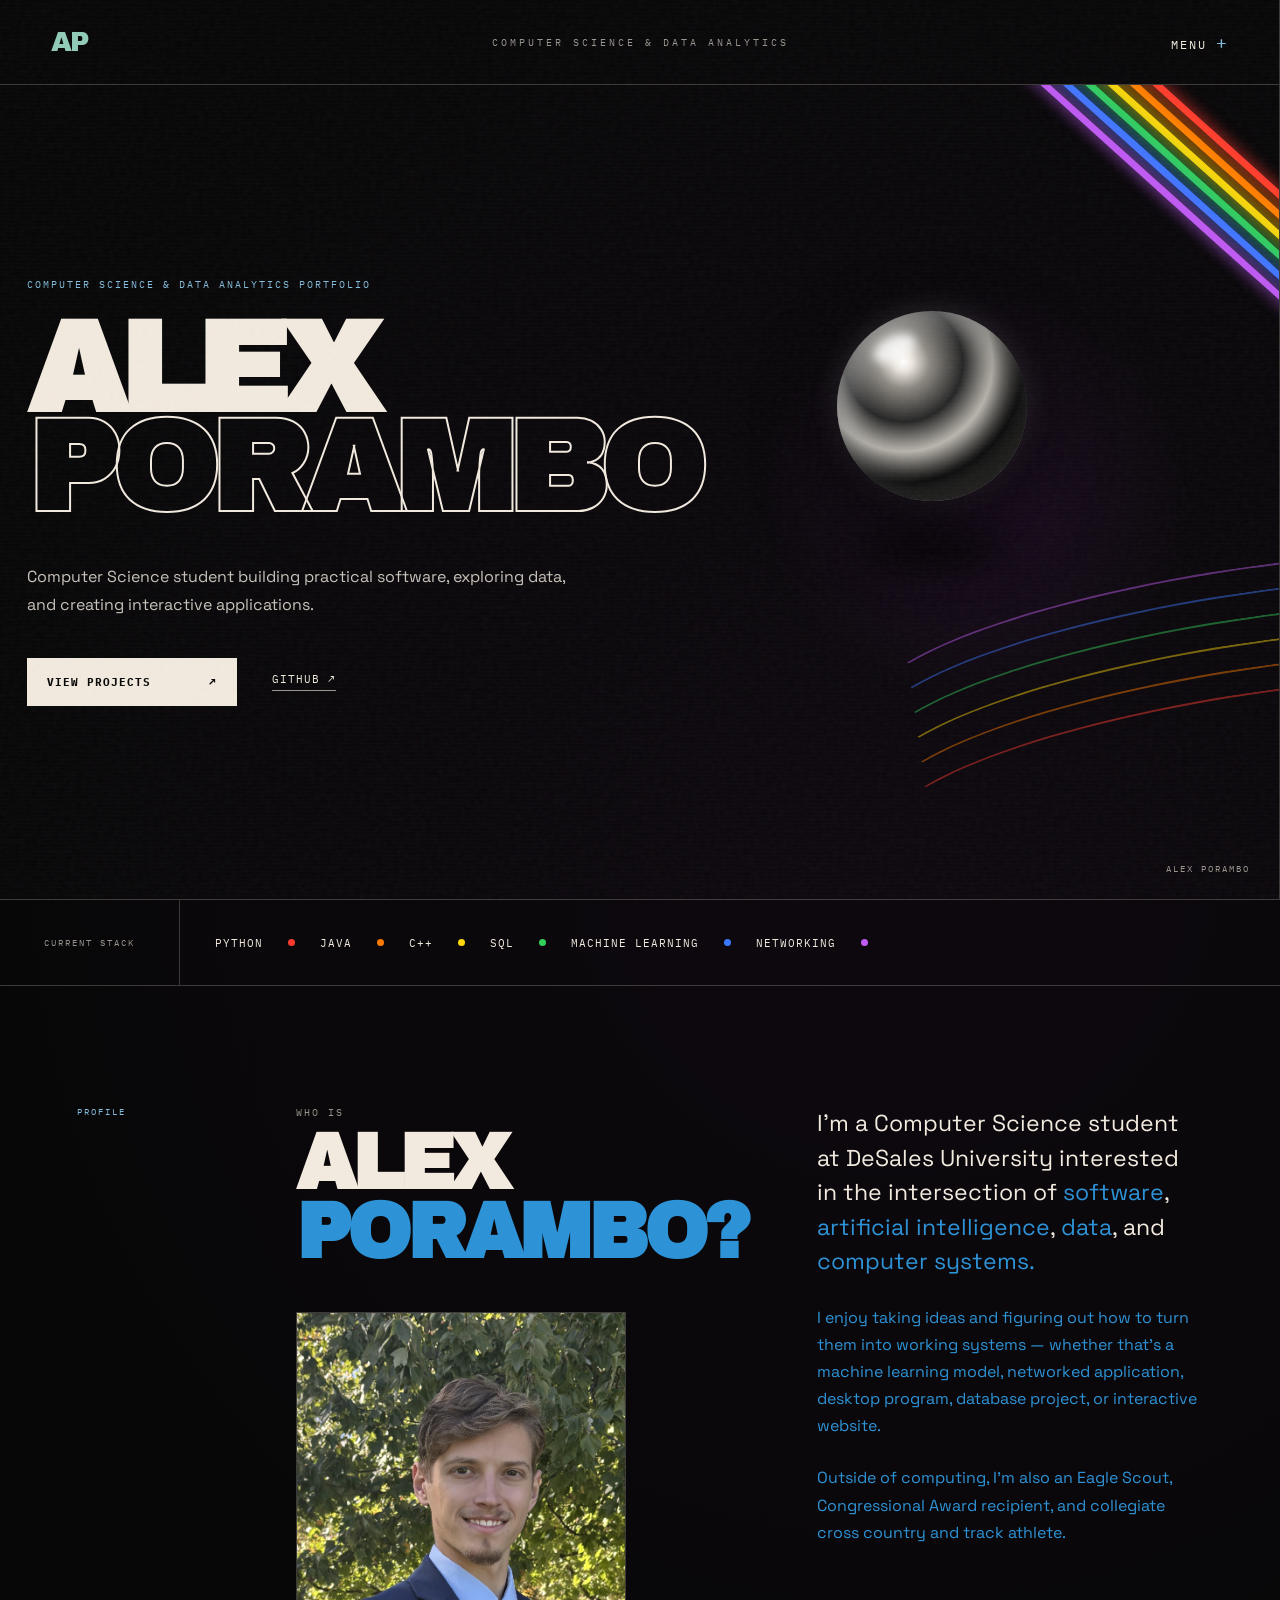
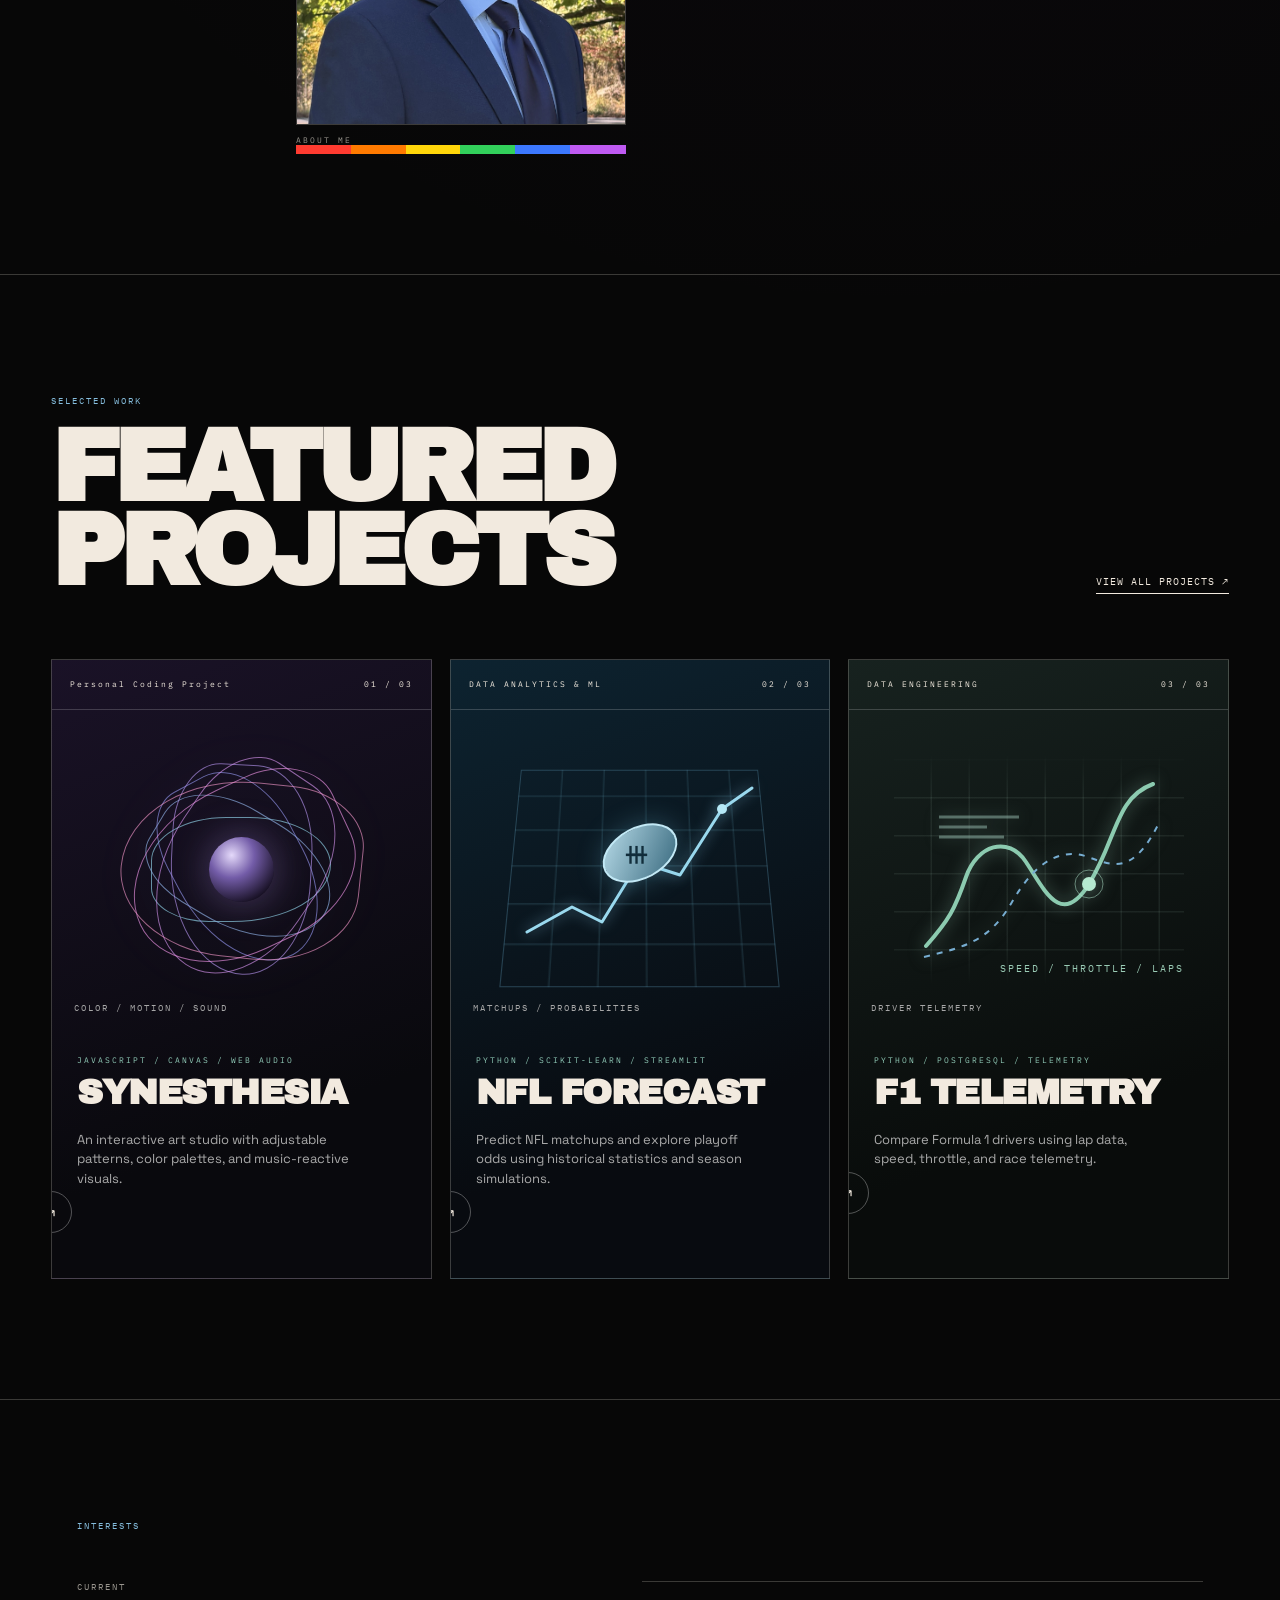
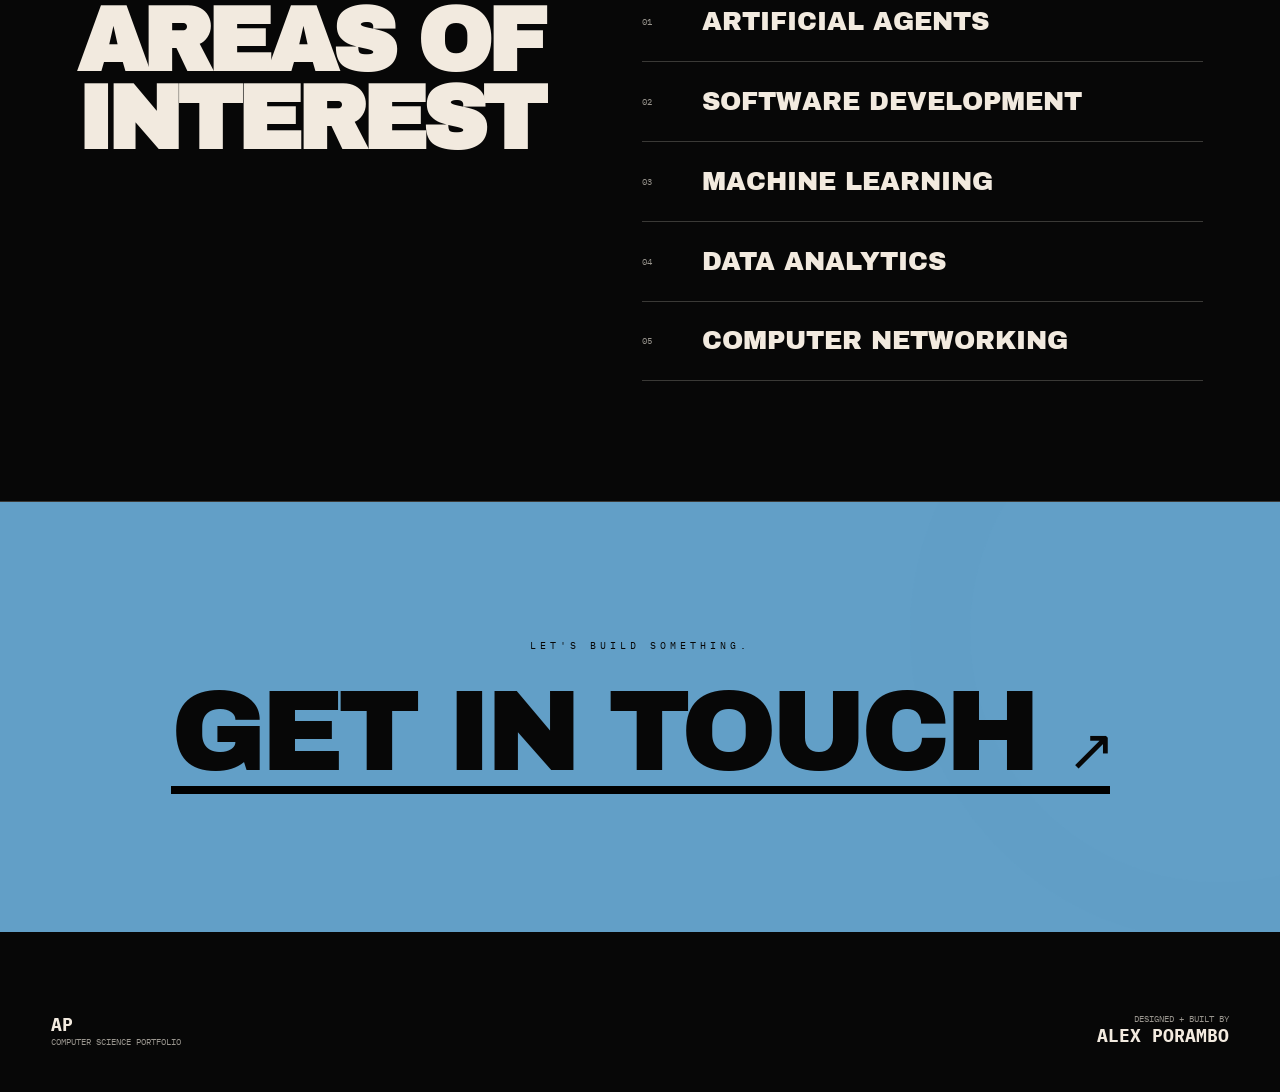
<file: index.html>
<!DOCTYPE html>
<html lang="en">

<head>
    <meta charset="UTF-8">
    <meta name="viewport" content="width=device-width, initial-scale=1.0">

    <title>Alex Porambo' Portfolio</title>

    <meta
        name="description"
        content="Portfolio of Alex Porambo — Computer Science student interested in software development, AI, machine learning, data analytics, and networking."
    >

    <link rel="stylesheet" href="stylesheet.css">
</head>

<body>

    <!-- Decorative screen effects -->
    <div class="noise"></div>
    <div class="scanlines"></div>

    <!-- =========================
         SIDE NAVIGATION
    ========================== -->
    <nav id="mySidenav" class="sidenav">

        <button class="closebtn" onclick="closeNav()" aria-label="Close navigation">
            ×
        </button>

        <div class="nav-small-text">NAVIGATION</div>

        <a href="index.html" class="nav-link red">
            <span>01</span>
            ABOUT
        </a>

        <a href="projects.html" class="nav-link green">
            <span>02</span>
            PROJECTS
        </a>

        <a href="contact.html" class="nav-link blue">
            <span>03</span>
            CONTACT
        </a>

        <div class="nav-footer">
            <p>PORTFOLIO</p>
        </div>

    </nav>


    <!-- =========================
         MAIN PAGE
    ========================== -->
    <main id="main">

        <!-- HEADER -->
        <header class="topbar">

            <a href="index.html" class="logo">
                <span class="logo-ap">AP</span>
            </a>

            <div class="topbar-center">
                COMPUTER SCIENCE & DATA ANALYTICS
            </div>

            <button class="menu-button" onclick="openNav()">
                MENU <span>+</span>
            </button>

        </header>


        <!-- =========================
             HERO
        ========================== -->
        <section class="hero">

            <div class="hero-copy">

                <p class="eyebrow">
                    COMPUTER SCIENCE & DATA ANALYTICS PORTFOLIO
                </p>

                <h1>
                    <span>ALEX</span>
                    <span>PORAMBO</span>
                </h1>

                <p class="hero-description">
                    Computer Science student building practical software, exploring data, and creating interactive applications.
                </p>

                <div class="hero-buttons">

                    <a href="projects.html" class="retro-button">
                        VIEW PROJECTS
                        <span>↗</span>
                    </a>

                    
                    <a href="https://github.com/AlexPorambo" target="_blank" rel="noopener noreferrer" class="text-button">
                        GITHUB ↗
                    </a>

                </div>

            </div>


            <!-- =========================
                 RETRO GRAPHIC
            ========================== -->
            <div class="hero-art" aria-hidden="true">

                <div class="rainbow-lines">
                    <div class="beam beam-red"></div>
                    <div class="beam beam-orange"></div>
                    <div class="beam beam-yellow"></div>
                    <div class="beam beam-green"></div>
                    <div class="beam beam-blue"></div>
                    <div class="beam beam-purple"></div>
                </div>

                <div class="orb-wrapper">
                    <div class="orb"></div>
                    <div class="orb-shadow"></div>
                </div>

                <div class="output-lines">
                    <span></span>
                    <span></span>
                    <span></span>
                    <span></span>
                    <span></span>
                    <span></span>
                </div>

                <p class="graphic-code">
                    ALEX PORAMBO
                </p>

            </div>

        </section>


        <!-- TECH STRIP -->
        <section class="tech-strip">

            <div class="strip-label">
                CURRENT STACK
            </div>

            <div class="ticker">

                <span>PYTHON</span>
                <span class="dot red-dot"></span>

                <span>JAVA</span>
                <span class="dot orange-dot"></span>

                <span>C++</span>
                <span class="dot yellow-dot"></span>

                <span>SQL</span>
                <span class="dot green-dot"></span>

                <span>MACHINE LEARNING</span>
                <span class="dot blue-dot"></span>

                <span>NETWORKING</span>
                <span class="dot purple-dot"></span>

            </div>

        </section>


        <!-- =========================
             ABOUT
        ========================== -->
        <section class="about-section">

            <div class="section-number">
                PROFILE
            </div>

            <div class="about-title">
                <p>WHO IS</p>

                <h2>
                    ALEX
                    <span>PORAMBO?</span>
                </h2>

                <div class="profile-image-wrapper">
                    <img
                        src="pictures/profile_pic2.jpg"
                        alt="Alex Porambo"
                        class="profile-image"
                    >

                    <span class="profile-label">
                        ABOUT ME
                    </span>
                </div>
            </div>


            <div class="about-content">

                <p class="large-about">
                    I'm a Computer Science student at DeSales University
                    interested in the intersection of
                    <span>software</span>,
                    <span>artificial intelligence</span>,
                    <span>data</span>, and
                    <span>computer systems.</span>
                </p>

                <p>
                    I enjoy taking ideas and figuring out how to turn them
                    into working systems — whether that's a machine learning
                    model, networked application, desktop program, database
                    project, or interactive website.
                </p>

                <p>
                    Outside of computing, I'm also an Eagle Scout, Congressional Award recipient, and collegiate cross country
                    and track athlete.
                </p>

            </div>

        </section>


        <!-- =========================
             FEATURED PROJECTS
        ========================== -->
        <section class="featured-section">

            <div class="section-header">

                <div>
                    <p class="section-number">SELECTED WORK</p>
                    <h2>FEATURED<br>PROJECTS</h2>
                </div>

                <a href="projects.html" class="view-all">
                    VIEW ALL PROJECTS ↗
                </a>

            </div>


            <div class="project-grid">
<a href="projects.html#synesthesia" class="project-card synesthesia-card" aria-label="Read about SYNESTHESIA">
<div class="project-top"><span>Personal Coding Project</span><span>01 / 03</span></div>
<div class="project-visual new-project-visual"><div class="syn-art" aria-hidden="true"><i style="--w:180px;--h:105px;--hue:195;--rot:0deg;--dur:7s"></i><i style="--w:190px;--h:117px;--hue:217;--rot:31deg;--dur:8s"></i><i style="--w:200px;--h:129px;--hue:239;--rot:62deg;--dur:9s"></i><i style="--w:210px;--h:141px;--hue:261;--rot:93deg;--dur:10s"></i><i style="--w:220px;--h:153px;--hue:283;--rot:124deg;--dur:11s"></i><i style="--w:230px;--h:165px;--hue:305;--rot:155deg;--dur:12s"></i><i style="--w:240px;--h:177px;--hue:327;--rot:186deg;--dur:13s"></i><div class="syn-core"></div></div><span class="visual-caption">COLOR / MOTION / SOUND</span></div>

<div class="project-info"><p>JAVASCRIPT / CANVAS / WEB AUDIO</p><h3>SYNESTHESIA</h3><span class="project-description">An interactive art studio with adjustable patterns, color palettes, and music-reactive visuals.</span></div><div class="project-arrow">↗</div></a>
<a href="projects.html#nfl" class="project-card nfl-card" aria-label="Read about NFL FORECAST">
<div class="project-top"><span>DATA ANALYTICS & ML</span><span>02 / 03</span></div>
<div class="project-visual new-project-visual"><div class="nfl-art" aria-hidden="true"><svg class="nfl-path" viewBox="0 0 245 215"><path d="M10 170 L55 145 L85 160 L122 100 L163 113 L205 47 L235 26" stroke="#9ad9ee" stroke-width="3" fill="none" stroke-linecap="round" stroke-linejoin="round"/><circle cx="205" cy="47" r="5" fill="#b5e8f6"/><circle cx="122" cy="100" r="4" fill="#b5e8f6"/></svg><div class="nfl-ball"></div></div><span class="visual-caption">MATCHUPS / PROBABILITIES</span></div>

<div class="project-info"><p>PYTHON / SCIKIT-LEARN / STREAMLIT</p><h3>NFL FORECAST</h3><span class="project-description">Predict NFL matchups and explore playoff odds using historical statistics and season simulations.</span></div><div class="project-arrow">↗</div></a>
<a href="projects.html#f1" class="project-card f1-card" aria-label="Read about F1 TELEMETRY">
<div class="project-top"><span>DATA ENGINEERING</span><span>03 / 03</span></div>
<div class="project-visual new-project-visual"><div class="f1-art" aria-hidden="true"><svg viewBox="0 0 290 235" fill="none"><path d="M32 194 C55 168 61 157 72 125 S114 83 132 110 S167 177 195 132 S221 46 259 32" stroke="#8ccbb0" stroke-width="4" stroke-linecap="round"/><path d="M30 205 C70 195 95 190 118 150 S167 95 194 105 S240 122 266 69" stroke="#77add1" stroke-width="2" stroke-dasharray="6 7"/><circle cx="195" cy="132" r="7" fill="#b6ead1"/><circle cx="195" cy="132" r="14" stroke="#b6ead1" opacity=".5"/><path d="M45 65 h80 M45 75 h48 M45 85 h65" stroke="#a6cfc0" opacity=".45" stroke-width="3"/></svg><span class="f1-speed">SPEED / THROTTLE / LAPS</span></div><span class="visual-caption">DRIVER TELEMETRY</span></div>

<div class="project-info"><p>PYTHON / POSTGRESQL / TELEMETRY</p><h3>F1 TELEMETRY</h3><span class="project-description">Compare Formula 1 drivers using lap data, speed, throttle, and race telemetry.</span></div><div class="project-arrow">↗</div></a>

            </div>

        </section>


        <!-- =========================
             INTERESTS / SYSTEM
        ========================== -->
        <section class="system-section">

            <div class="section-number">
                INTERESTS
            </div>

            <div class="system-layout">

                <div class="system-title">

                    <p>CURRENT</p>
                    <h2>AREAS OF<br>INTEREST</h2>

                </div>

                <div class="interest-list">

                    <div class="interest-row">
                        <span>01</span>
                        <p>ARTIFICIAL AGENTS</p>
                    </div>

                    <div class="interest-row">
                        <span>02</span>
                        <p>SOFTWARE DEVELOPMENT</p>
                    </div>

                    <div class="interest-row">
                        <span>03</span>
                        <p>MACHINE LEARNING</p>
                    </div>

                    <div class="interest-row">
                        <span>04</span>
                        <p>DATA ANALYTICS</p>
                    </div>

                    <div class="interest-row">
                        <span>05</span>
                        <p>COMPUTER NETWORKING</p>
                    </div>

                </div>

            </div>

        </section>


        <!-- =========================
             CONTACT CTA
        ========================== -->
        <section class="contact-banner">

            <p>LET'S BUILD SOMETHING.</p>

            <a href="contact.html">
                GET IN TOUCH
                <span>↗</span>
            </a>

        </section>


        <!-- FOOTER -->
        <footer>

            <div>
                <strong>AP</strong>
                <p>COMPUTER SCIENCE PORTFOLIO</p>
            </div>

            <div class="footer-right">
                <p>DESIGNED + BUILT BY</p>
                <strong>ALEX PORAMBO</strong>
            </div>

        </footer>

    </main>

    <script src="functions.js"></script>

</body>
</html>
</file>
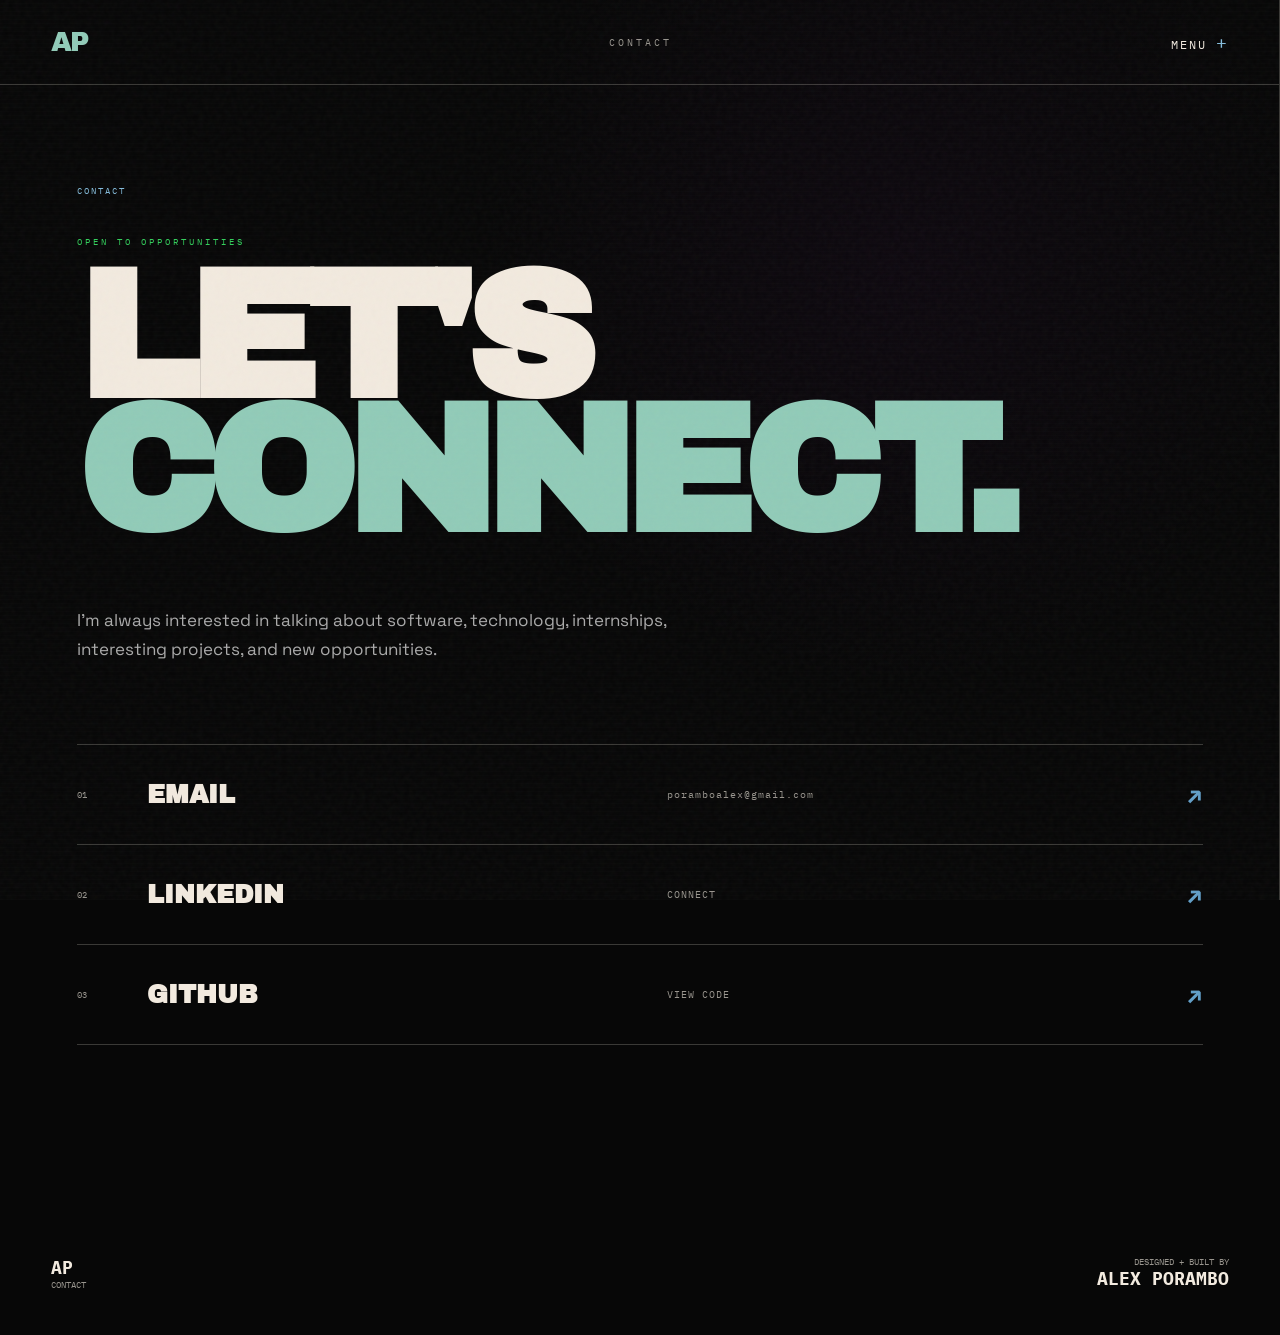
<file: contact.html>
<!DOCTYPE html>
<html lang="en">

<head>

    <meta charset="UTF-8">

    <meta
        name="viewport"
        content="width=device-width, initial-scale=1.0"
    >

    <title>Alex Porambo's Contact</title>

    <link
        rel="stylesheet"
        href="stylesheet.css"
    >

</head>


<body>

<div class="noise"></div>
<div class="scanlines"></div>


<nav id="mySidenav" class="sidenav">

    <button
        class="closebtn"
        onclick="closeNav()"
    >
        ×
    </button>


    <div class="nav-small-text">
        NAVIGATION
    </div>


    <a
        href="index.html"
        class="nav-link red"
    >
        <span>01</span>
        ABOUT
    </a>


    <a
        href="projects.html"
        class="nav-link green"
    >
        <span>02</span>
        PROJECTS
    </a>


    <a
        href="contact.html"
        class="nav-link blue"
    >
        <span>03</span>
        CONTACT
    </a>

</nav>


<header class="topbar">

    <a
        href="index.html"
        class="logo"
    >

        <span class="logo-ap">
            AP
        </span>
    </a>


    <div class="topbar-center">
        CONTACT
    </div>


    <button
        class="menu-button"
        onclick="openNav()"
    >
        MENU <span>+</span>
    </button>

</header>


<section class="contact-page">

    <div class="section-number">
        CONTACT
    </div>


    <p class="contact-small">
        OPEN TO OPPORTUNITIES
    </p>


    <h1>
        LET'S
        <span>CONNECT.</span>
    </h1>


    <p class="contact-intro">

        I'm always interested in talking about
        software, technology, internships,
        interesting projects, and new opportunities.

    </p>


    <div class="contact-links">

        <a href="mailto:poramboalex@gmail.com">

            <span>01</span>

            <strong>EMAIL</strong>

            <p>
                poramboalex@gmail.com
            </p>

            <b>↗</b>

        </a>



        <a
            href="https://www.linkedin.com/in/alex-porambo/"
            target="_blank"
        >

            <span>02</span>

            <strong>LINKEDIN</strong>

            <p>
                CONNECT
            </p>

            <b>↗</b>

        </a>


        <a
            href="https://github.com/AlexPorambo"
            target="_blank"
        >

            <span>03</span>

            <strong>GITHUB</strong>

            <p>
                VIEW CODE
            </p>

            <b>↗</b>

        </a>

    </div>

</section>


<footer>

    <div>

        <strong>
            AP
        </strong>

        <p>
            CONTACT
        </p>

    </div>


    <div class="footer-right">

        <p>
            DESIGNED + BUILT BY
        </p>

        <strong>
            ALEX PORAMBO
        </strong>

    </div>

</footer>


<script src="functions.js"></script>

</body>

</html>
</file>
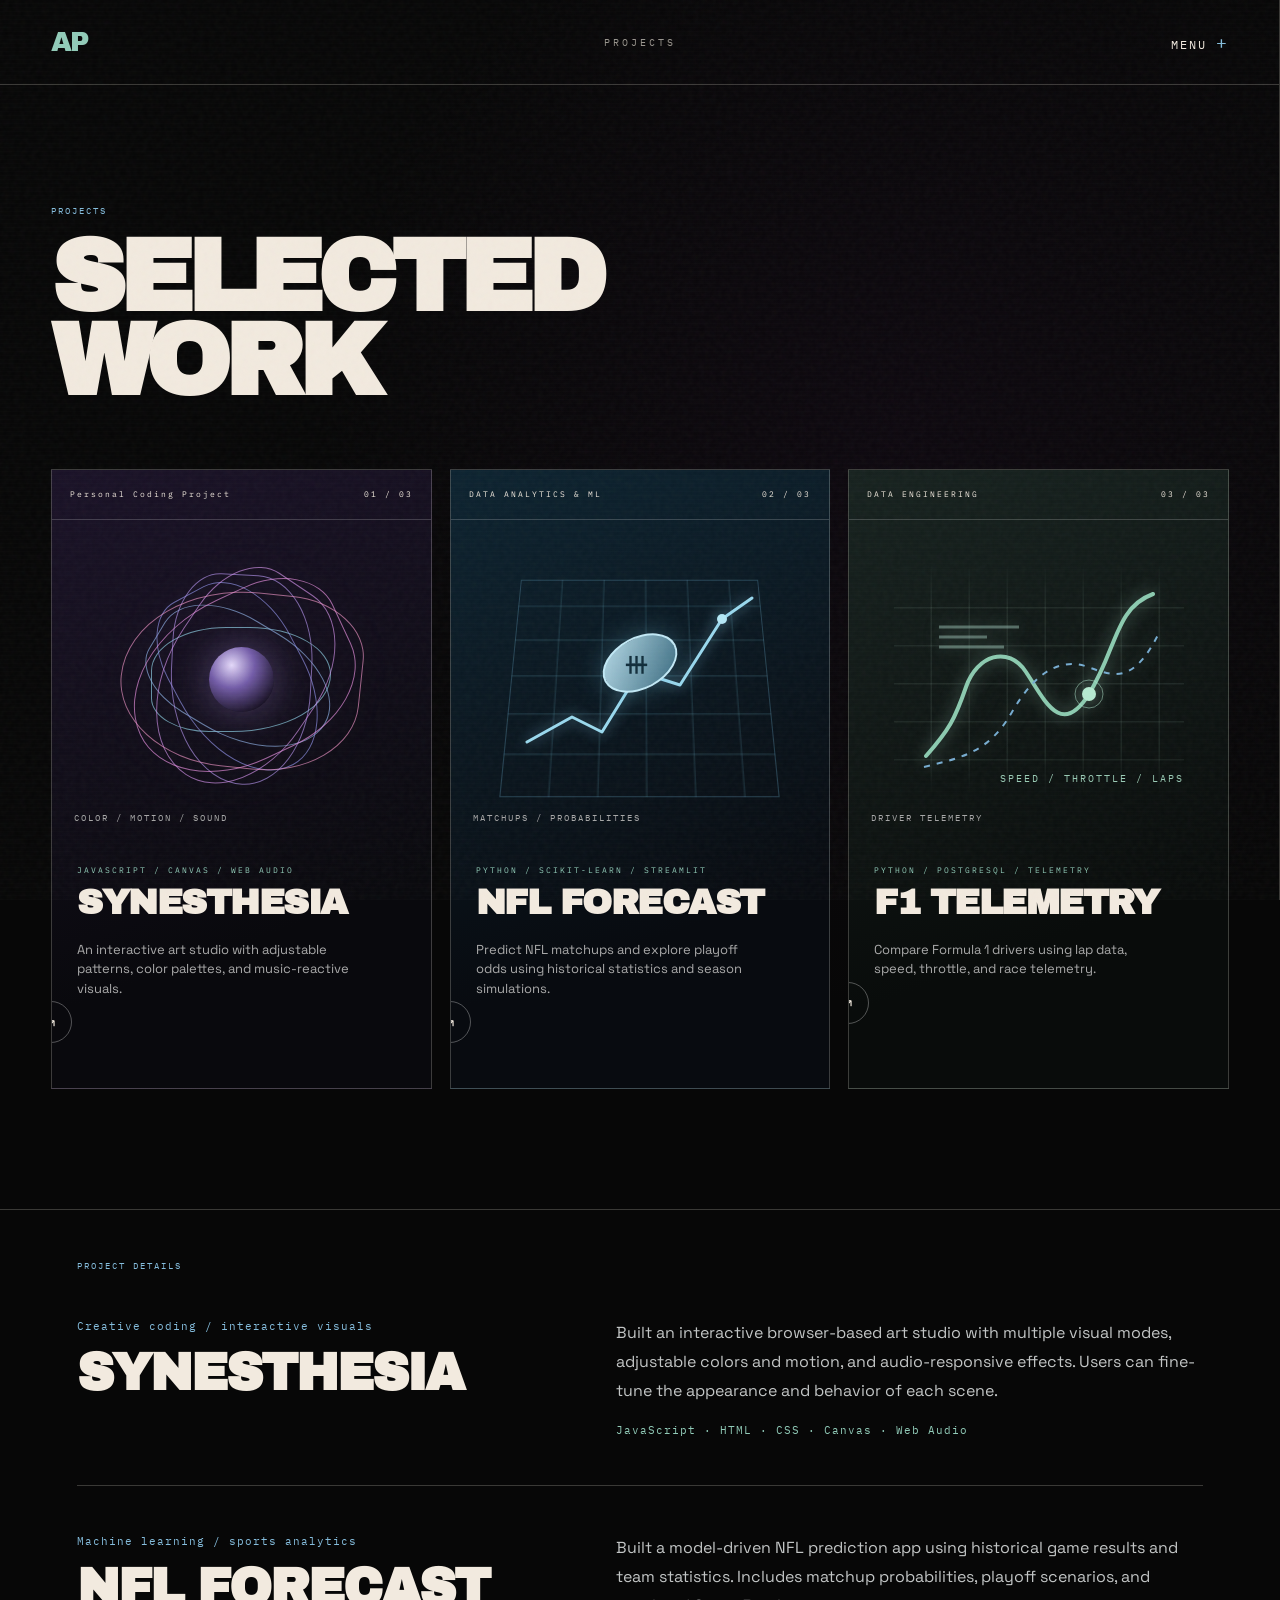
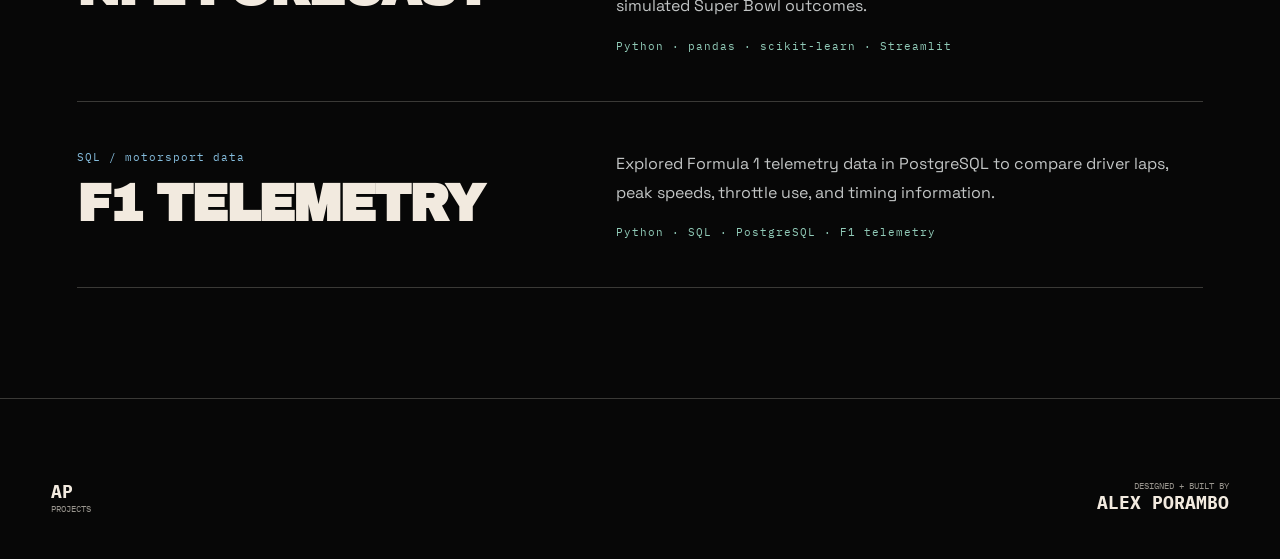
<file: projects.html>
<!DOCTYPE html>
<html lang="en">

<head>

    <meta charset="UTF-8">

    <meta
        name="viewport"
        content="width=device-width, initial-scale=1.0"
    >

    <title>Alex Porambo's Projects</title>

    <link
        rel="stylesheet"
        href="stylesheet.css"
    >

</head>


<body>

<div class="noise"></div>
<div class="scanlines"></div>


<nav id="mySidenav" class="sidenav">

    <button
        class="closebtn"
        onclick="closeNav()"
    >
        ×
    </button>

    <div class="nav-small-text">
        NAVIGATION
    </div>

    <a
        href="index.html"
        class="nav-link red"
    >
        <span>01</span>
        ABOUT
    </a>

    <a
        href="projects.html"
        class="nav-link green"
    >
        <span>02</span>
        PROJECTS
    </a>

    <a
        href="contact.html"
        class="nav-link blue"
    >
        <span>03</span>
        CONTACT
    </a>

</nav>


<header class="topbar">

    <a
        href="index.html"
        class="logo"
    >

        <span class="logo-ap">
            AP
        </span>

    </a>


    <div class="topbar-center">
        PROJECTS
    </div>


    <button
        class="menu-button"
        onclick="openNav()"
    >
        MENU <span>+</span>
    </button>

</header>


<section class="featured-section">

    <div class="section-header">

        <div>

            <p class="section-number">
                PROJECTS
            </p>

            <h2>
                SELECTED<br>
                WORK
            </h2>

        </div>

    </div>


    <div class="project-grid">
<a href="projects.html#synesthesia" class="project-card synesthesia-card" aria-label="Read about SYNESTHESIA">
<div class="project-top"><span>Personal Coding Project</span><span>01 / 03</span></div>
<div class="project-visual new-project-visual"><div class="syn-art" aria-hidden="true"><i style="--w:180px;--h:105px;--hue:195;--rot:0deg;--dur:7s"></i><i style="--w:190px;--h:117px;--hue:217;--rot:31deg;--dur:8s"></i><i style="--w:200px;--h:129px;--hue:239;--rot:62deg;--dur:9s"></i><i style="--w:210px;--h:141px;--hue:261;--rot:93deg;--dur:10s"></i><i style="--w:220px;--h:153px;--hue:283;--rot:124deg;--dur:11s"></i><i style="--w:230px;--h:165px;--hue:305;--rot:155deg;--dur:12s"></i><i style="--w:240px;--h:177px;--hue:327;--rot:186deg;--dur:13s"></i><div class="syn-core"></div></div><span class="visual-caption">COLOR / MOTION / SOUND</span></div>

<div class="project-info"><p>JAVASCRIPT / CANVAS / WEB AUDIO</p><h3>SYNESTHESIA</h3><span class="project-description">An interactive art studio with adjustable patterns, color palettes, and music-reactive visuals.</span></div><div class="project-arrow">↗</div></a>
<a href="projects.html#nfl" class="project-card nfl-card" aria-label="Read about NFL FORECAST">
<div class="project-top"><span>DATA ANALYTICS & ML</span><span>02 / 03</span></div>
<div class="project-visual new-project-visual"><div class="nfl-art" aria-hidden="true"><svg class="nfl-path" viewBox="0 0 245 215"><path d="M10 170 L55 145 L85 160 L122 100 L163 113 L205 47 L235 26" stroke="#9ad9ee" stroke-width="3" fill="none" stroke-linecap="round" stroke-linejoin="round"/><circle cx="205" cy="47" r="5" fill="#b5e8f6"/><circle cx="122" cy="100" r="4" fill="#b5e8f6"/></svg><div class="nfl-ball"></div></div><span class="visual-caption">MATCHUPS / PROBABILITIES</span></div>

<div class="project-info"><p>PYTHON / SCIKIT-LEARN / STREAMLIT</p><h3>NFL FORECAST</h3><span class="project-description">Predict NFL matchups and explore playoff odds using historical statistics and season simulations.</span></div><div class="project-arrow">↗</div></a>
<a href="projects.html#f1" class="project-card f1-card" aria-label="Read about F1 TELEMETRY">
<div class="project-top"><span>DATA ENGINEERING</span><span>03 / 03</span></div>
<div class="project-visual new-project-visual"><div class="f1-art" aria-hidden="true"><svg viewBox="0 0 290 235" fill="none"><path d="M32 194 C55 168 61 157 72 125 S114 83 132 110 S167 177 195 132 S221 46 259 32" stroke="#8ccbb0" stroke-width="4" stroke-linecap="round"/><path d="M30 205 C70 195 95 190 118 150 S167 95 194 105 S240 122 266 69" stroke="#77add1" stroke-width="2" stroke-dasharray="6 7"/><circle cx="195" cy="132" r="7" fill="#b6ead1"/><circle cx="195" cy="132" r="14" stroke="#b6ead1" opacity=".5"/><path d="M45 65 h80 M45 75 h48 M45 85 h65" stroke="#a6cfc0" opacity=".45" stroke-width="3"/></svg><span class="f1-speed">SPEED / THROTTLE / LAPS</span></div><span class="visual-caption">DRIVER TELEMETRY</span></div>

<div class="project-info"><p>PYTHON / POSTGRESQL / TELEMETRY</p><h3>F1 TELEMETRY</h3><span class="project-description">Compare Formula 1 drivers using lap data, speed, throttle, and race telemetry.</span></div><div class="project-arrow">↗</div></a>

</div>

</section>
<section class="project-details" aria-label="Project details"><div class="section-number">PROJECT DETAILS</div><article class="detail-item" id="synesthesia"><div><p class="detail-label">Creative coding / interactive visuals</p><h2>SYNESTHESIA</h2></div><div><p>Built an interactive browser-based art studio with multiple visual modes, adjustable colors and motion, and audio-responsive effects. Users can fine-tune the appearance and behavior of each scene.</p><p class="detail-stack">JavaScript · HTML · CSS · Canvas · Web Audio</p></div></article><article class="detail-item" id="nfl"><div><p class="detail-label">Machine learning / sports analytics</p><h2>NFL FORECAST</h2></div><div><p>Built a model-driven NFL prediction app using historical game results and team statistics. Includes matchup probabilities, playoff scenarios, and simulated Super Bowl outcomes.</p><p class="detail-stack">Python · pandas · scikit-learn · Streamlit</p></div></article><article class="detail-item" id="f1"><div><p class="detail-label">SQL / motorsport data</p><h2>F1 TELEMETRY</h2></div><div><p>Explored Formula 1 telemetry data in PostgreSQL to compare driver laps, peak speeds, throttle use, and timing information.</p><p class="detail-stack">Python · SQL · PostgreSQL · F1 telemetry</p></div></article></section>
<footer>

    <div>

        <strong>AP</strong>

        <p>
            PROJECTS
        </p>

    </div>

    <div class="footer-right">

        <p>
            DESIGNED + BUILT BY
        </p>

        <strong>
            ALEX PORAMBO
        </strong>

    </div>

</footer>


<script src="functions.js"></script>

</body>

</html>
</file>
<file: stylesheet.css>
/* =====================================================
   ALEX PORAMBO PORTFOLIO
   RETRO COMPUTING / ANALOG FUTURISM
===================================================== */


/* -----------------------------
   GOOGLE FONTS
----------------------------- */

@import url('https://fonts.googleapis.com/css2?family=Archivo+Black&family=IBM+Plex+Mono:wght@400;500;600;700&family=Space+Grotesk:wght@400;500;600;700&display=swap');


/* -----------------------------
   VARIABLES
----------------------------- */

:root {

    --black: #070707;
    --dark: #0d0d0d;
    --panel: #111111;

    --cream: #f2eadf;
    --gray: #99958e;

    --red: #ff3b30;
    --orange: #ff7a00;
    --yellow: #ffd60a;
    --accent-blue: #629fc7; /* Blue text, hover and contact accents */
    --green: #32d05b;
    --blue: #3c78ff;
    --purple: #bf5af2;

    --border: rgba(242, 234, 223, 0.22);
}


/* -----------------------------
   RESET
----------------------------- */

* {
    box-sizing: border-box;
    margin: 0;
    padding: 0;
}

html {
    scroll-behavior: smooth;
}

body {

    background:
        radial-gradient(
            circle at 70% 20%,
            rgba(90, 25, 110, 0.08),
            transparent 30%
        ),
        var(--black);

    color: var(--cream);

    font-family: "Space Grotesk", sans-serif;

    overflow-x: hidden;
}


/* -----------------------------
   VHS / CRT TEXTURE
----------------------------- */

.noise {

    position: fixed;

    inset: 0;

    pointer-events: none;

    opacity: 0.045;

    z-index: 100;

    background-image:
        url("data:image/svg+xml,%3Csvg viewBox='0 0 180 180' xmlns='http://www.w3.org/2000/svg'%3E%3Cfilter id='noiseFilter'%3E%3CfeTurbulence type='fractalNoise' baseFrequency='.9' numOctaves='3' stitchTiles='stitch'/%3E%3C/filter%3E%3Crect width='100%25' height='100%25' filter='url(%23noiseFilter)' opacity='.8'/%3E%3C/svg%3E");
}

.scanlines {

    position: fixed;

    inset: 0;

    pointer-events: none;

    z-index: 99;

    opacity: 0.025;

    background:
        repeating-linear-gradient(
            to bottom,
            transparent 0,
            transparent 3px,
            white 4px
        );
}


/* -----------------------------
   TYPOGRAPHY
----------------------------- */

h1,
h2,
h3 {
    font-family: "Archivo Black", sans-serif;
}

a {
    color: inherit;
}


/* =====================================================
   TOP NAVIGATION
===================================================== */

.topbar {

    height: 85px;

    display: grid;

    grid-template-columns: 1fr auto 1fr;

    align-items: center;

    padding: 0 4%;

    border-bottom: 1px solid var(--border);

    font-family: "IBM Plex Mono", monospace;

    position: relative;

    z-index: 10;
}


.logo {

    text-decoration: none;

    display: inline-flex;

    align-items: baseline;

    width: fit-content;
}


.logo-ap {

    font-family: "Archivo Black", sans-serif;

    font-size: 27px;

    letter-spacing: -2px;

    color: var(--accent-blue);
}


.logo-year {

    color: var(--red);

    font-size: 13px;

    margin-left: 4px;
}


.topbar-center {

    font-size: 10px;

    letter-spacing: 3px;

    color: var(--gray);
}


.menu-button {

    justify-self: end;

    border: none;

    background: none;

    color: var(--cream);

    font-family: "IBM Plex Mono", monospace;

    letter-spacing: 2px;

    font-size: 12px;

    cursor: pointer;

    transition: 0.2s;
}


.menu-button span {

    color: var(--orange);

    font-size: 18px;
}


.menu-button:hover {

    color: var(--accent-blue);
}


/* =====================================================
   SIDE NAV
===================================================== */

.sidenav {

    height: 100%;

    width: 0;

    position: fixed;

    z-index: 200;

    top: 0;

    right: 0;

    background: #090909;

    overflow-x: hidden;

    transition: width 0.5s cubic-bezier(.77, 0, .18, 1);

    border-left: 1px solid var(--border);

    padding-top: 100px;
}


.closebtn {

    position: absolute;

    right: 35px;

    top: 25px;

    color: var(--cream);

    background: none;

    border: none;

    font-size: 40px;

    cursor: pointer;
}


.nav-small-text {

    font-family: "IBM Plex Mono", monospace;

    font-size: 10px;

    color: var(--gray);

    letter-spacing: 2px;

    margin:

        0 40px
        50px;
}


.nav-link {

    position: relative;

    display: flex;

    align-items: center;

    gap: 25px;

    padding: 22px 40px;

    font-family: "Archivo Black", sans-serif;

    font-size: clamp(28px, 4vw, 55px);

    text-decoration: none;

    border-bottom: 1px solid var(--border);

    transition: padding 0.25s;
}


.nav-link span {

    font-family: "IBM Plex Mono", monospace;

    font-size: 10px;

    color: var(--gray);
}


.nav-link:hover {

    padding-left: 55px;
}


.nav-link.red:hover {
    color: var(--red);
}

.nav-link.green:hover {
    color: var(--green);
}

.nav-link.blue:hover {
    color: var(--blue);
}


.nav-footer {

    position: absolute;

    bottom: 30px;

    left: 40px;

    font-family: "IBM Plex Mono", monospace;

    font-size: 9px;

    color: var(--gray);

    line-height: 1.7;
}


/* =====================================================
   HERO
===================================================== */

.hero {

    min-height: calc(100vh - 85px);

    display: grid;

    grid-template-columns: 0.9fr 1.1fr;

    position: relative;

    overflow: hidden;

    border-bottom: 1px solid var(--border);
}


.hero-copy {

    padding:

        clamp(80px, 9vw, 140px)
        4%;

    z-index: 5;

    display: flex;

    flex-direction: column;

    justify-content: center;
}


.eyebrow {

    font-family: "IBM Plex Mono", monospace;

    font-size: 10px;

    letter-spacing: 2px;

    color: var(--orange);

    margin-bottom: 30px;
}


.hero h1 {

    font-size: clamp(70px, 10vw, 155px);

    line-height: 0.77;

    letter-spacing: -8px;

    margin-bottom: 45px;
}


.hero h1 span {

    display: block;
}


.hero h1 span:last-child {

    color: transparent;

    -webkit-text-stroke: 2px var(--cream);
}


.hero-description {

    max-width: 560px;

    color: #c9c3bb;

    line-height: 1.7;

    font-size: 16px;
}


.hero-buttons {

    display: flex;

    align-items: center;

    gap: 35px;

    margin-top: 40px;
}


.retro-button {

    display: flex;

    justify-content: space-between;

    gap: 45px;

    background: var(--cream);

    color: var(--black);

    padding: 17px 20px;

    min-width: 210px;

    text-decoration: none;

    font-family: "IBM Plex Mono", monospace;

    font-weight: 700;

    font-size: 11px;

    letter-spacing: 1px;

    transition: 0.25s;
}


.retro-button:hover {

    background: var(--accent-blue);

    transform: translateY(-3px);
}


.text-button {

    font-family: "IBM Plex Mono", monospace;

    font-size: 11px;

    letter-spacing: 1px;

    text-decoration: none;

    border-bottom: 1px solid var(--gray);

    padding-bottom: 4px;
}


/* =====================================================
   HERO ART
===================================================== */

.hero-art {

    position: relative;

    overflow: hidden;

    min-height: 650px;

    background:

        radial-gradient(
            circle at center,
            rgba(120, 40, 140, .17),
            transparent 42%
        );
}


.rainbow-lines {

    position: absolute;

    width: 120%;

    height: 500px;

    top: -80px;

    left: 10%;

    transform: rotate(42deg);

    transform-origin: center;
}


.beam {

    position: absolute;

    width: 100%;

    height: 7px;

    border-radius: 100%;

    box-shadow: 0 0 15px currentColor;

    animation: beamPulse 5s ease-in-out infinite;
}


.beam-red {

    top: 80px;

    background: var(--red);

    color: var(--red);
}


.beam-orange {

    top: 95px;

    background: var(--orange);

    color: var(--orange);
}


.beam-yellow {

    top: 110px;

    background: var(--yellow);

    color: var(--yellow);
}


.beam-green {

    top: 125px;

    background: var(--green);

    color: var(--green);
}


.beam-blue {

    top: 140px;

    background: var(--blue);

    color: var(--blue);
}


.beam-purple {

    top: 155px;

    background: var(--purple);

    color: var(--purple);
}


@keyframes beamPulse {

    0%,
    100% {
        opacity: 0.7;
    }

    50% {
        opacity: 1;
    }
}


/* Chrome Orb */

.orb-wrapper {

    position: absolute;

    width: 240px;

    height: 280px;

    left: 47%;

    top: 45%;

    transform: translate(-50%, -50%);
}


.orb {

    width: 190px;

    height: 190px;

    border-radius: 50%;

    position: relative;

    z-index: 3;

    background:

        radial-gradient(
            circle at 35% 27%,
            white 0%,
            #e9e4dc 5%,
            #8e8a83 14%,
            #252525 32%,
            #bcb8b0 48%,
            #161616 65%,
            #7d7a74 78%,
            #050505 100%
        );

    box-shadow:

        inset -15px -20px 30px rgba(0, 0, 0, .8),

        inset 10px 10px 30px rgba(255, 255, 255, .4),

        0 30px 80px rgba(0, 0, 0, .8),

        0 0 30px rgba(255, 255, 255, .15);

    animation: floatOrb 5s ease-in-out infinite;
}


.orb::before {

    content: "";

    position: absolute;

    width: 45px;

    height: 25px;

    border-radius: 50%;

    left: 35px;

    top: 25px;

    background: rgba(255, 255, 255, .8);

    filter: blur(5px);

    transform: rotate(-25deg);
}


.orb-shadow {

    width: 150px;

    height: 30px;

    background: black;

    border-radius: 50%;

    filter: blur(18px);

    position: absolute;

    bottom: 25px;

    left: 20px;

    opacity: .8;
}


@keyframes floatOrb {

    0%,
    100% {

        transform: translateY(0);
    }

    50% {

        transform: translateY(-15px);
    }
}


/* Output waves */

.output-lines {

    position: absolute;

    width: 900px;

    height: 500px;

    top: 58%;

    left: 35%;

    transform: rotate(-8deg);
}


.output-lines span {

    position: absolute;

    width: 800px;

    height: 180px;

    border: 2px solid var(--purple);

    border-color:
        var(--purple)
        transparent
        transparent
        transparent;

    border-radius: 50%;

    opacity: .45;
}


.output-lines span:nth-child(1) {

    top: 0;
}


.output-lines span:nth-child(2) {

    top: 25px;

    border-color: var(--blue) transparent transparent;
}


.output-lines span:nth-child(3) {

    top: 50px;

    border-color: var(--green) transparent transparent;
}


.output-lines span:nth-child(4) {

    top: 75px;

    border-color: var(--yellow) transparent transparent;
}


.output-lines span:nth-child(5) {

    top: 100px;

    border-color: var(--orange) transparent transparent;
}


.output-lines span:nth-child(6) {

    top: 125px;

    border-color: var(--red) transparent transparent;
}


.graphic-code {

    position: absolute;

    right: 30px;

    bottom: 25px;

    font-family: "IBM Plex Mono", monospace;

    color: var(--gray);

    font-size: 9px;

    letter-spacing: 2px;
}


.data-label {

    position: absolute;

    font-family: "IBM Plex Mono", monospace;

    font-size: 8px;

    letter-spacing: 2px;

    color: var(--gray);
}


.data-label span {

    color: var(--orange);
}


.label-one {

    top: 18%;

    left: 8%;
}


.label-two {

    top: 70%;

    right: 10%;
}


/* =====================================================
   TECHNOLOGY STRIP
===================================================== */

.tech-strip {

    min-height: 85px;

    display: flex;

    align-items: center;

    border-bottom: 1px solid var(--border);

    font-family: "IBM Plex Mono", monospace;

    overflow: hidden;
}


.strip-label {

    height: 85px;

    min-width: 180px;

    display: flex;

    align-items: center;

    justify-content: center;

    border-right: 1px solid var(--border);

    color: var(--gray);

    font-size: 9px;

    letter-spacing: 2px;
}


.ticker {

    display: flex;

    align-items: center;

    gap: 25px;

    padding: 0 35px;

    white-space: nowrap;

    font-size: 11px;

    letter-spacing: 1px;
}


.dot {

    width: 7px;

    height: 7px;

    border-radius: 50%;
}


.red-dot {
    background: var(--red);
}

.orange-dot {
    background: var(--orange);
}

.yellow-dot {
    background: var(--yellow);
}

.green-dot {
    background: var(--green);
}

.blue-dot {
    background: var(--blue);
}

.purple-dot {
    background: var(--purple);
}


/* =====================================================
   GENERAL SECTIONS
===================================================== */

.section-number {

    font-family: "IBM Plex Mono", monospace;

    font-size: 9px;

    letter-spacing: 2px;

    color: var(--orange);
}


/* =====================================================
   ABOUT
===================================================== */

.about-section {

    padding: 120px 6%;

    display: grid;

    grid-template-columns: .5fr 1fr 1.3fr;

    gap: 70px;

    border-bottom: 1px solid var(--border);
}


.about-title p {

    font-family: "IBM Plex Mono", monospace;

    color: var(--gray);

    font-size: 10px;

    letter-spacing: 2px;

    margin-bottom: 10px;
}


.about-title h2 {

    font-size: clamp(45px, 6vw, 85px);

    line-height: .9;

    letter-spacing: -4px;
}


.about-title h2 span {

    display: block;

    color: #2e93d6 !important;
}


.about-content {

    max-width: 680px;

    line-height: 1.7;

    color: #2e93d6 !important;
}


.about-content p {

    margin-bottom: 25px;
}


.about-content .large-about {

    font-size: 23px;

    line-height: 1.5;

    color: var(--cream);
}


.large-about span {

    color: #2e93d6 !important;
}

/* PROFILE IMAGE */

.profile-image-wrapper {
    margin-top: 45px;
    position: relative;
    max-width: 330px;
}

.profile-image {
    display: block;

    width: 100%;
    aspect-ratio: 4 / 5;
    object-fit: cover;

    /* Slight retro treatment */
    filter:
        contrast(1.08)
        saturate(0.85);

    border: 1px solid var(--border);
}

/* Rainbow stripe underneath photo */

.profile-image-wrapper::after {
    content: "";

    display: block;

    height: 9px;
    width: 100%;

    background: linear-gradient(
        90deg,
        var(--red) 0%,
        var(--red) 16.6%,

        var(--orange) 16.6%,
        var(--orange) 33.2%,

        var(--yellow) 33.2%,
        var(--yellow) 49.8%,

        var(--green) 49.8%,
        var(--green) 66.4%,

        var(--blue) 66.4%,
        var(--blue) 83%,

        var(--purple) 83%,
        var(--purple) 100%
    );
}

.profile-label {
    display: block;

    margin-top: 10px;

    font-family: "IBM Plex Mono", monospace;
    font-size: 8px;

    letter-spacing: 2px;

    color: var(--gray);
}

/* =====================================================
   FEATURED PROJECTS
===================================================== */

.featured-section {

    padding: 120px 4%;

    border-bottom: 1px solid var(--border);
}


.section-header {

    display: flex;

    justify-content: space-between;

    align-items: flex-end;

    margin-bottom: 65px;
}


.section-header h2 {

    font-size: clamp(55px, 8vw, 115px);

    line-height: .82;

    letter-spacing: -6px;

    margin-top: 20px;
}


.view-all {

    font-family: "IBM Plex Mono", monospace;

    font-size: 10px;

    letter-spacing: 1px;

    text-decoration: none;

    border-bottom: 1px solid var(--cream);

    padding-bottom: 5px;
}


.project-grid {

    display: grid;

    grid-template-columns: repeat(3, 1fr);

    gap: 18px;
}


.project-card {

    position: relative;

    min-height: 620px;

    border: 1px solid var(--border);

    text-decoration: none;

    overflow: hidden;

    transition:
        transform .3s,
        border-color .3s;

    background: #0c0c0c;
}


.project-card:hover {

    transform: translateY(-8px);

    border-color: var(--cream);
}


.project-top {

    height: 50px;

    padding: 0 18px;

    display: flex;

    align-items: center;

    justify-content: space-between;

    font-family: "IBM Plex Mono", monospace;

    font-size: 8px;

    letter-spacing: 2px;

    border-bottom: 1px solid rgba(255, 255, 255, .18);
}


.project-visual {

    height: 320px;

    position: relative;

    overflow: hidden;
}


.project-info {

    padding: 25px;
}


.project-info p {

    font-family: "IBM Plex Mono", monospace;

    font-size: 8px;

    letter-spacing: 2px;

    margin-bottom: 12px;
}


.project-info h3 {

    font-size: clamp(30px, 3vw, 47px);

    line-height: .92;

    letter-spacing: -2px;

    margin-bottom: 20px;
}


.project-description {

    color: #aaa;

    line-height: 1.5;

    font-size: 13px;
}


.project-arrow {

    position: absolute;

    bottom: 22px;

    right: 22px;

    width: 42px;

    height: 42px;

    border: 1px solid rgba(255,255,255,.3);

    display: flex;

    align-items: center;

    justify-content: center;

    border-radius: 50%;

    transition: .25s;
}


.project-card:hover .project-arrow {

    background: var(--cream);

    color: var(--black);

    transform: rotate(45deg);
}


/* ARGOS */

.argos-card {

    background:

        linear-gradient(
            160deg,
            #231032,
            #080808 60%
        );
}


.argos-visual {

    display: flex;

    align-items: center;

    justify-content: center;
}


.argos-circle {

    width: 145px;

    height: 145px;

    border-radius: 50%;

    background:
        radial-gradient(
            circle at 35% 25%,
            white,
            #888 10%,
            #111 40%,
            black 70%
        );

    position: relative;

    z-index: 3;

    display: flex;

    align-items: center;

    justify-content: center;

    box-shadow: 0 0 50px rgba(191, 90, 242, .25);
}


.argos-circle span {

    font-family: "Archivo Black", sans-serif;

    font-size: 65px;

    color: var(--cream);
}


.argos-rings {

    position: absolute;

    border: 1px solid var(--purple);

    border-radius: 50%;

    opacity: .4;
}


.ring-one {

    width: 220px;

    height: 220px;
}


.ring-two {

    width: 290px;

    height: 160px;

    transform: rotate(35deg);
}


.ring-three {

    width: 340px;

    height: 110px;

    transform: rotate(-25deg);
}


/* NETWORK */

.network-card {

    background:

        linear-gradient(
            150deg,
            #3b1106,
            #090909 65%
        );
}


.network-visual {

    display: flex;

    justify-content: center;

    align-items: center;
}


.network-lines {

    position: absolute;

    width: 140%;

    height: 140%;

    background:

        repeating-linear-gradient(
            120deg,
            transparent,
            transparent 15px,
            rgba(255, 122, 0, .35) 16px,
            transparent 18px
        );

    transform: rotate(-10deg);
}


.network-center {

    position: relative;

    z-index: 3;

    width: 125px;

    height: 125px;

    border-radius: 50%;

    background: var(--orange);

    color: black;

    display: flex;

    align-items: center;

    justify-content: center;

    font-family: "Archivo Black", sans-serif;

    font-size: 28px;

    box-shadow: 0 0 50px rgba(255, 122, 0, .35);
}


/* MINESWEEPER */

.mine-card {

    background:

        linear-gradient(
            160deg,
            #071c2d,
            #090909 65%
        );
}


.mine-visual {

    display: flex;

    align-items: center;

    justify-content: center;
}


.mine-grid {

    width: 230px;

    display: grid;

    grid-template-columns: repeat(4, 1fr);

    border: 1px solid var(--blue);
}


.mine-grid span {

    aspect-ratio: 1;

    border: 1px solid rgba(60, 120, 255, .4);

    display: flex;

    align-items: center;

    justify-content: center;
}


.mine-grid .mine-active {

    background: var(--blue);

    color: white;

    font-size: 25px;

    box-shadow: 0 0 25px var(--blue);
}


/* =====================================================
   INTEREST SECTION
===================================================== */

.system-section {

    padding: 120px 6%;

    border-bottom: 1px solid var(--border);
}


.system-layout {

    display: grid;

    grid-template-columns: .8fr 1.2fr;

    gap: 100px;

    margin-top: 50px;
}


.system-title p {

    font-family: "IBM Plex Mono", monospace;

    color: var(--gray);

    font-size: 9px;

    letter-spacing: 2px;

    margin-bottom: 10px;
}


.system-title h2 {

    font-size: clamp(50px, 7vw, 100px);

    line-height: .88;

    letter-spacing: -5px;
}


.interest-row {

    min-height: 80px;

    border-top: 1px solid var(--border);

    display: grid;

    grid-template-columns: 60px 1fr auto;

    align-items: center;

    transition: padding .25s;
}


.interest-row:last-child {

    border-bottom: 1px solid var(--border);
}


.interest-row span {

    font-family: "IBM Plex Mono", monospace;

    color: var(--gray);

    font-size: 9px;
}


.interest-row p {

    font-family: "Archivo Black", sans-serif;

    font-size: clamp(18px, 2vw, 28px);
}


.interest-row strong {

    color: var(--orange);
}


.interest-row:hover {

    padding-left: 12px;

    color: var(--accent-blue);
}


/* =====================================================
   CONTACT BANNER
===================================================== */

.contact-banner {

    min-height: 430px;

    background: var(--accent-blue);

    color: var(--black);

    display: flex;

    flex-direction: column;

    justify-content: center;

    align-items: center;

    text-align: center;

    position: relative;

    overflow: hidden;
}


.contact-banner::after {

    content: "";

    position: absolute;

    width: 500px;

    height: 500px;

    border: 60px solid var(--accent-blue);

    border-radius: 50%;

    right: -250px;

    top: -180px;

    opacity: .55;
}


.contact-banner p {

    font-family: "IBM Plex Mono", monospace;

    font-size: 10px;

    letter-spacing: 4px;

    margin-bottom: 25px;
}


.contact-banner a {

    font-family: "Archivo Black", sans-serif;

    font-size: clamp(55px, 9vw, 130px);

    letter-spacing: -6px;

    text-decoration: none;

    position: relative;

    z-index: 2;

    border-bottom: 8px solid black;

    line-height: .95;
}


.contact-banner span {

    font-size: .5em;
}


/* =====================================================
   FOOTER
===================================================== */

footer {

    min-height: 160px;

    padding: 45px 4%;

    display: flex;

    justify-content: space-between;

    align-items: flex-end;

    font-family: "IBM Plex Mono", monospace;

    font-size: 9px;

    color: var(--gray);
}


footer strong {

    color: var(--cream);

    font-size: 18px;
}


.footer-right {

    text-align: right;
}


/* =====================================================
   RESPONSIVE
===================================================== */

@media (max-width: 1000px) {

    .topbar-center {
        display: none;
    }

    .topbar {
        grid-template-columns: 1fr 1fr;
    }


    .hero {

        grid-template-columns: 1fr;

    }


    .hero-art {

        min-height: 550px;

    }


    .hero h1 {

        font-size: clamp(70px, 16vw, 130px);

    }


    .about-section {

        grid-template-columns: 1fr;

    }


    .project-grid {

        grid-template-columns: 1fr;

    }


    .project-card {

        min-height: 580px;

    }


    .system-layout {

        grid-template-columns: 1fr;

        gap: 60px;

    }

}


@media (max-width: 650px) {

    .topbar {

        height: 70px;

        padding: 0 20px;
    }


    .hero-copy {

        padding:
            90px
            20px
            60px;
    }


    .hero h1 {

        letter-spacing: -5px;

    }


    .hero-buttons {

        align-items: flex-start;

        flex-direction: column;

    }


    .hero-art {

        min-height: 450px;

    }


    .orb-wrapper {

        left: 50%;

        transform:
            translate(-50%, -50%)
            scale(.75);
    }


    .about-section,
    .featured-section,
    .system-section {

        padding:
            80px
            20px;
    }


    .section-header {

        flex-direction: column;

        align-items: flex-start;

        gap: 35px;
    }


    .section-header h2 {

        letter-spacing: -4px;
    }


    .strip-label {

        display: none;
    }


    .ticker {

        overflow-x: auto;

        padding: 30px 20px;
    }


    .contact-banner {

        padding: 50px 20px;

        min-height: 300px;
    }


    .contact-banner a {

        letter-spacing: -3px;

        border-bottom-width: 4px;
    }


    footer {

        flex-direction: column;

        align-items: flex-start;

        gap: 40px;
    }


    .footer-right {

        text-align: left;
    }


    .sidenav {

        max-width: 100%;
    }

}

/* =====================================================
   CONTACT PAGE
===================================================== */

.contact-page {

    min-height: calc(100vh - 85px);

    padding:

        100px
        6%
        130px;

    display: flex;

    flex-direction: column;

    justify-content: center;
}


.contact-small {

    font-family: "IBM Plex Mono", monospace;

    font-size: 9px;

    letter-spacing: 3px;

    color: var(--green);

    margin-top: 40px;

    margin-bottom: 25px;
}


.contact-page h1 {

    font-family: "Archivo Black", sans-serif;

    font-size: clamp(80px, 14vw, 200px);

    letter-spacing: -10px;

    line-height: .75;
}


.contact-page h1 span {

    display: block;

    color: var(--accent-blue);
}


.contact-intro {

    margin-top: 65px;

    max-width: 600px;

    line-height: 1.7;

    color: #aaa;

    font-size: 17px;
}


.contact-links {

    margin-top: 80px;

    border-top: 1px solid var(--border);
}


.contact-links a {

    min-height: 100px;

    display: grid;

    grid-template-columns:

        70px
        1fr
        1fr
        auto;

    align-items: center;

    text-decoration: none;

    border-bottom: 1px solid var(--border);

    transition:

        padding .25s,
        background .25s;
}


.contact-links a:hover {

    padding-left: 20px;

    background: rgba(255,255,255,.025);
}


.contact-links span {

    font-family: "IBM Plex Mono", monospace;

    font-size: 9px;

    color: var(--gray);
}


.contact-links strong {

    font-family: "Archivo Black", sans-serif;

    font-size: 25px;
}


.contact-links p {

    font-family: "IBM Plex Mono", monospace;

    color: var(--gray);

    font-size: 10px;

    letter-spacing: 1px;
}


.contact-links b {

    color: var(--accent-blue);

    font-size: 25px;
}


@media(max-width:650px) {

    .contact-page {

        padding:

            80px
            20px;
    }


    .contact-page h1 {

        letter-spacing: -5px;
    }


    .contact-links a {

        grid-template-columns:

            35px
            1fr
            auto;
    }


    .contact-links p {

        display: none;
    }

}

/* PROJECT DETAILS */
.project-details {padding:50px 6% 110px;border-bottom:1px solid var(--border)}
.detail-item {display:grid;grid-template-columns:1fr 1.2fr;gap:50px;padding:48px 0;border-bottom:1px solid var(--border);scroll-margin-top:30px}
.detail-item h2 {font-size:clamp(30px,4vw,56px);letter-spacing:-2px;margin-top:12px}
.detail-item>div:nth-child(2) {max-width:660px;color:#c2c5c5;line-height:1.8}
.detail-label,.detail-stack {font:11px "IBM Plex Mono",monospace;letter-spacing:1px;color:#85bddd}
.detail-stack {margin-top:18px;color:#91cbb8}

/* Text-only accent changes; original rainbow artwork and banners preserved */
.logo-ap,.about-title h2 span,.large-about span,.contact-page h1 span {color:#91cbb8}
.eyebrow,.section-number,.menu-button span,.interest-row strong,.data-label span {color:#85bddd}
.project-info p {color:#91cbb8}
.project-card {min-height:620px;isolation:isolate}
.project-top,.project-visual,.project-info,.project-arrow {position:relative;z-index:1}
.project-card:hover {border-color:#85bddd;box-shadow:0 12px 38px rgba(100,160,185,.10)}
.project-info h3 {font-size:clamp(29px,2.8vw,43px);letter-spacing:-1.5px}
.project-description {display:block;max-width:95%;padding-right:24px}
/* Unique HTML/CSS project artwork */
.synesthesia-card {background:linear-gradient(160deg,#1a1227,#09090d 72%)}
.nfl-card {background:linear-gradient(160deg,#0d2330,#080b10 72%)}
.f1-card {background:linear-gradient(160deg,#17221f,#090c0b 72%)}
.new-project-visual {display:flex;align-items:center;justify-content:center;isolation:isolate}
.visual-caption {position:absolute;bottom:17px;left:22px;font:9px 'IBM Plex Mono',monospace;letter-spacing:2px;color:#a7a7a7}
.syn-art {position:absolute;width:260px;height:260px;display:flex;align-items:center;justify-content:center;filter:drop-shadow(0 0 18px rgba(161,132,220,.20))}
.syn-art i {position:absolute;width:var(--w);height:var(--h);border:1.5px solid hsla(var(--hue),70%,75%,.65);border-radius:48% 52% 63% 37%;transform:rotate(var(--rot));animation:artspin var(--dur) linear infinite alternate}
.syn-core {width:65px;height:65px;border-radius:50%;background:radial-gradient(circle at 35% 28%,#e4d9fa,#735ca8 36%,#191226 78%);box-shadow:0 0 40px #7e65a455}
@keyframes artspin {to {transform:rotate(calc(var(--rot) + 35deg))}}
.nfl-art {position:relative;width:265px;height:235px;display:grid;place-items:center}
.nfl-art::before {content:'';position:absolute;inset:4px;background:repeating-linear-gradient(0deg,transparent 0 37px,rgba(112,190,214,.16) 38px 39px),repeating-linear-gradient(90deg,transparent 0 43px,rgba(112,190,214,.14) 44px 45px);border:1px solid #5186a066;transform:perspective(420px) rotateX(18deg)}
.nfl-path {position:absolute;inset:10px;width:calc(100% - 20px);height:calc(100% - 20px);overflow:visible;filter:drop-shadow(0 0 7px #83c8e6aa)}
.nfl-art .nfl-ball {position:absolute;top:75px;left:93px;width:80px;height:52px;background:linear-gradient(140deg,#b7dbe8,#38697e);border:2px solid #c2e9f6;border-radius:50%;transform:rotate(-28deg);box-shadow:0 0 28px #65b6d455}
.nfl-ball::after {content:'╋╋╋';position:absolute;left:24px;top:14px;color:#112d3b;font-size:15px;letter-spacing:-3px;transform:rotate(28deg)}
.f1-art {position:relative;width:290px;height:235px;display:grid;place-items:center}
.f1-art::before {content:'';position:absolute;inset:0;background:repeating-linear-gradient(0deg,transparent 0 36px,#a1c6b51a 37px 38px),repeating-linear-gradient(90deg,transparent 0 36px,#a1c6b51a 37px 38px);mask-image:linear-gradient(to bottom,transparent,#000 20%,#000 80%,transparent)}
.f1-art svg {width:100%;height:100%;filter:drop-shadow(0 0 8px #9acbb588)}
.f1-speed {position:absolute;bottom:12px;right:0;font:10px 'IBM Plex Mono',monospace;color:#9acbb5;letter-spacing:2px}
@media(prefers-reduced-motion:reduce){.syn-art i{animation:none}}
@media(max-width:650px){.project-card{min-height:580px}.syn-art{transform:scale(.85)}}
</file>
